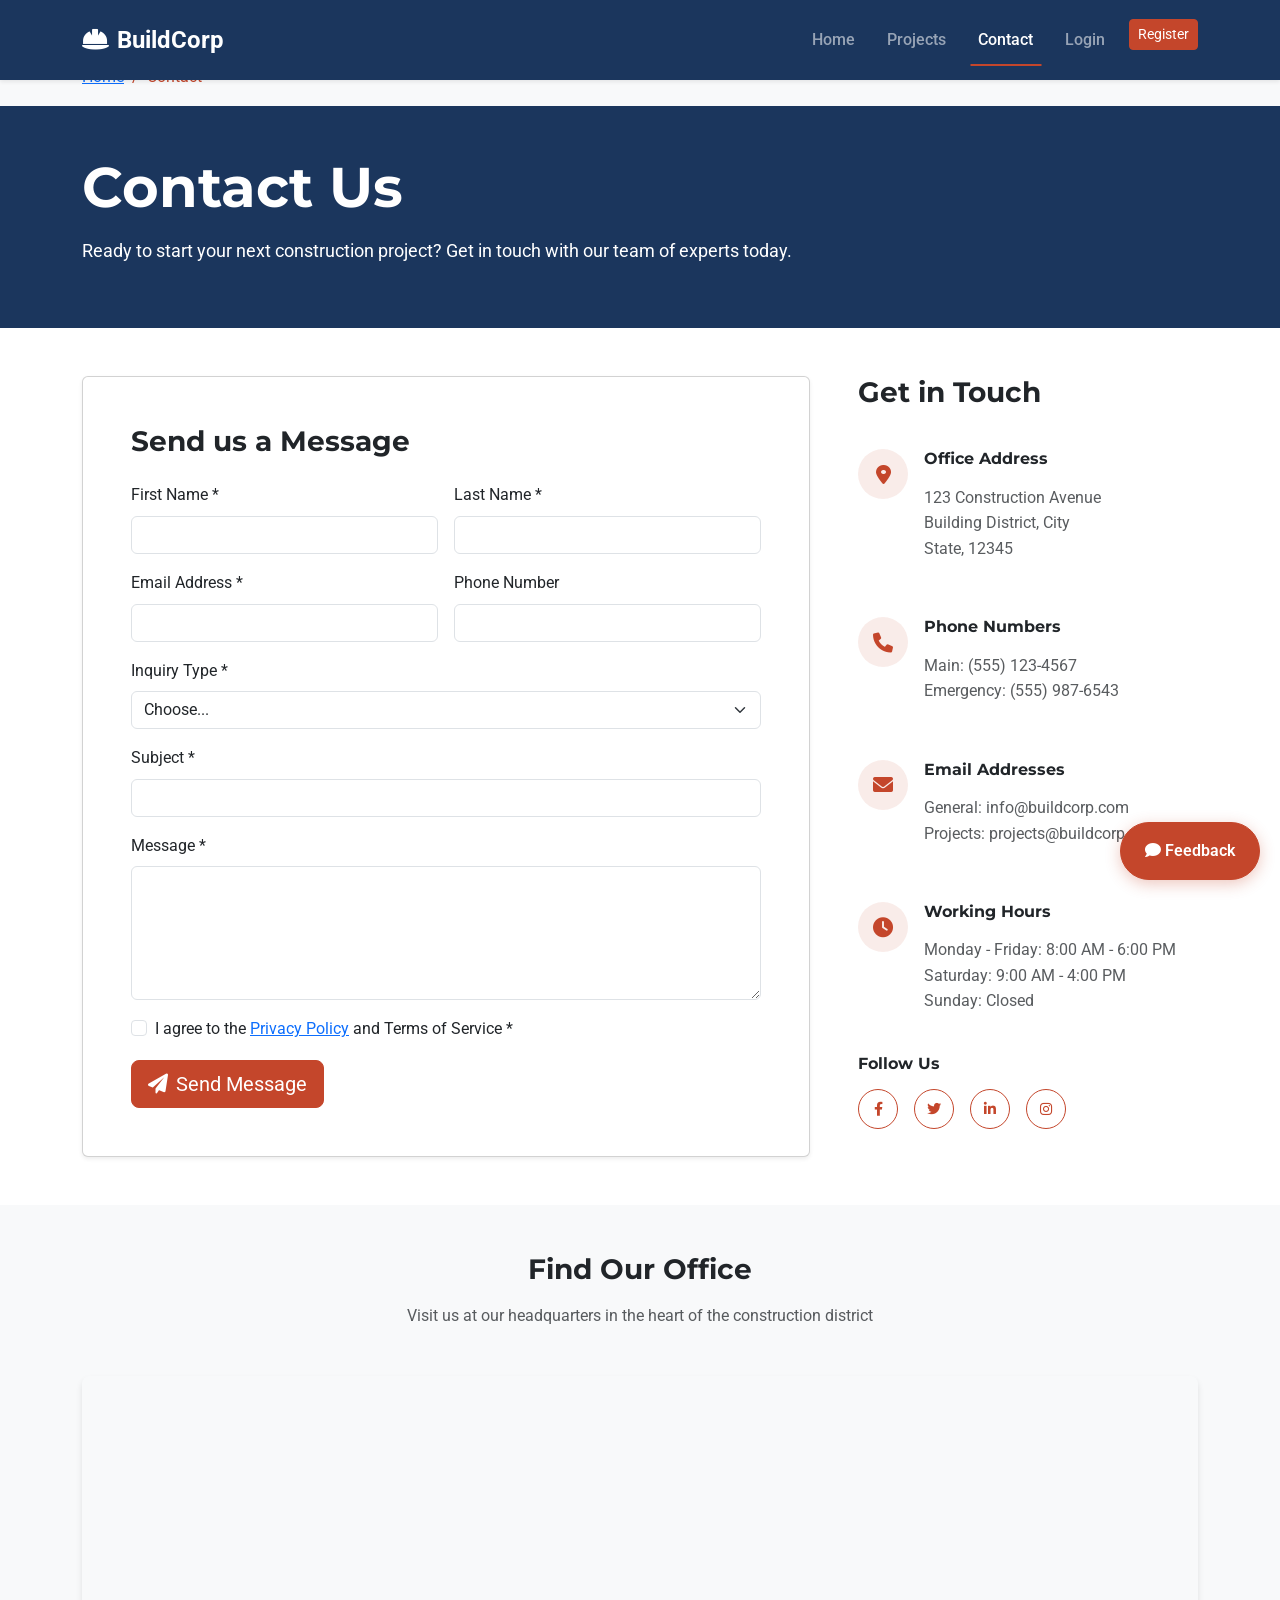
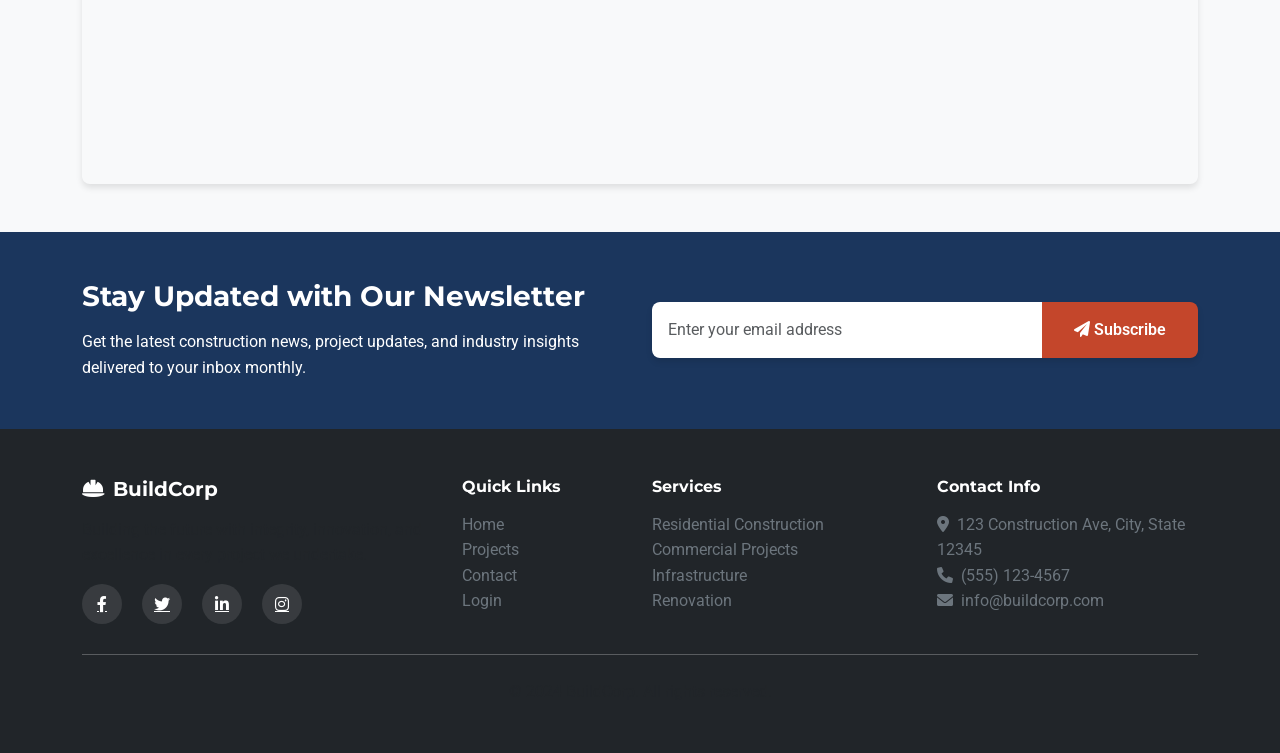
<file: contact.html>
<!DOCTYPE html>
<html lang="en">
<head>
    <meta charset="UTF-8">
    <meta name="viewport" content="width=device-width, initial-scale=1.0">
    <title>Contact Us - BuildCorp</title>
    <link href="https://cdn.jsdelivr.net/npm/bootstrap@5.3.0/dist/css/bootstrap.min.css" rel="stylesheet">
    <link href="https://cdnjs.cloudflare.com/ajax/libs/font-awesome/6.0.0/css/all.min.css" rel="stylesheet">
    <link href="https://fonts.googleapis.com/css2?family=Roboto:wght@300;400;500;700&family=Montserrat:wght@400;600;700&display=swap" rel="stylesheet">
    <link rel="stylesheet" href="style.css">
</head>
<body>
    <!-- Navigation -->
    <nav class="navbar navbar-expand-lg navbar-dark bg-navy fixed-top">
        <div class="container">
            <a class="navbar-brand fw-bold" href="index.html">
                <i class="fas fa-hard-hat me-2"></i>BuildCorp
            </a>
            <button class="navbar-toggler" type="button" data-bs-toggle="collapse" data-bs-target="#navbarNav">
                <span class="navbar-toggler-icon"></span>
            </button>
            <div class="collapse navbar-collapse" id="navbarNav">
                <ul class="navbar-nav ms-auto">
                    <li class="nav-item">
                        <a class="nav-link" href="index.html">Home</a>
                    </li>
                    <li class="nav-item">
                        <a class="nav-link" href="projects.html">Projects</a>
                    </li>
                    <li class="nav-item">
                        <a class="nav-link active" href="contact.html">Contact</a>
                    </li>
                    <li class="nav-item">
                        <a class="nav-link" href="login.html">Login</a>
                    </li>
                    <li class="nav-item">
                        <a class="btn btn-primary btn-sm ms-2" href="register.html">Register</a>
                    </li>
                </ul>
            </div>
        </div>
    </nav>

    <!-- Breadcrumb -->
    <section class="py-3 bg-light mt-5">
        <div class="container">
            <nav aria-label="breadcrumb">
                <ol class="breadcrumb mb-0">
                    <li class="breadcrumb-item"><a href="index.html">Home</a></li>
                    <li class="breadcrumb-item active" aria-current="page">Contact</li>
                </ol>
            </nav>
        </div>
    </section>

    <!-- Page Header -->
    <section class="py-5 bg-navy text-white">
        <div class="container">
            <div class="row">
                <div class="col-lg-8">
                    <h1 class="display-4 fw-bold mb-3">Contact Us</h1>
                    <p class="lead">Ready to start your next construction project? Get in touch with our team of experts today.</p>
                </div>
            </div>
        </div>
    </section>

    <!-- Contact Section -->
    <section class="py-5">
        <div class="container">
            <div class="row g-5">
                <!-- Contact Form -->
                <div class="col-lg-8">
                    <div class="card shadow-sm">
                        <div class="card-body p-5">
                            <h3 class="fw-bold mb-4">Send us a Message</h3>
                            <form id="contactForm" novalidate>
                                <div class="row g-3">
                                    <div class="col-md-6">
                                        <label for="firstName" class="form-label">First Name *</label>
                                        <input type="text" class="form-control" id="firstName" required>
                                        <div class="invalid-feedback">
                                            Please provide your first name.
                                        </div>
                                    </div>
                                    <div class="col-md-6">
                                        <label for="lastName" class="form-label">Last Name *</label>
                                        <input type="text" class="form-control" id="lastName" required>
                                        <div class="invalid-feedback">
                                            Please provide your last name.
                                        </div>
                                    </div>
                                    <div class="col-md-6">
                                        <label for="email" class="form-label">Email Address *</label>
                                        <input type="email" class="form-control" id="email" required>
                                        <div class="invalid-feedback">
                                            Please provide a valid email address.
                                        </div>
                                    </div>
                                    <div class="col-md-6">
                                        <label for="phone" class="form-label">Phone Number</label>
                                        <input type="tel" class="form-control" id="phone">
                                    </div>
                                    <div class="col-12">
                                        <label for="inquiryType" class="form-label">Inquiry Type *</label>
                                        <select class="form-select" id="inquiryType" required>
                                            <option value="">Choose...</option>
                                            <option value="project-quote">Project Quote</option>
                                            <option value="partnership">Partnership</option>
                                            <option value="careers">Careers</option>
                                            <option value="general">General Inquiry</option>
                                        </select>
                                        <div class="invalid-feedback">
                                            Please select an inquiry type.
                                        </div>
                                    </div>
                                    <div class="col-12">
                                        <label for="subject" class="form-label">Subject *</label>
                                        <input type="text" class="form-control" id="subject" required>
                                        <div class="invalid-feedback">
                                            Please provide a subject.
                                        </div>
                                    </div>
                                    <div class="col-12">
                                        <label for="message" class="form-label">Message *</label>
                                        <textarea class="form-control" id="message" rows="5" required></textarea>
                                        <div class="invalid-feedback">
                                            Please provide your message.
                                        </div>
                                    </div>
                                    <div class="col-12">
                                        <div class="form-check">
                                            <input class="form-check-input" type="checkbox" id="agreement" required>
                                            <label class="form-check-label" for="agreement">
                                                I agree to the <a href="#" data-bs-toggle="modal" data-bs-target="#privacyModal">Privacy Policy</a> and Terms of Service *
                                            </label>
                                            <div class="invalid-feedback">
                                                You must agree to the terms.
                                            </div>
                                        </div>
                                    </div>
                                    <div class="col-12">
                                        <button type="submit" class="btn btn-primary btn-lg">
                                            <i class="fas fa-paper-plane me-2"></i>Send Message
                                        </button>
                                    </div>
                                </div>
                            </form>
                        </div>
                    </div>
                </div>

                <!-- Contact Information -->
                <div class="col-lg-4">
                    <div class="contact-info">
                        <h3 class="fw-bold mb-4">Get in Touch</h3>
                        
                        <div class="contact-item mb-4">
                            <div class="d-flex align-items-start">
                                <div class="contact-icon me-3">
                                    <i class="fas fa-map-marker-alt fa-lg text-primary"></i>
                                </div>
                                <div>
                                    <h6 class="fw-bold">Office Address</h6>
                                    <p class="text-muted mb-0">123 Construction Avenue<br>Building District, City<br>State, 12345</p>
                                </div>
                            </div>
                        </div>

                        <div class="contact-item mb-4">
                            <div class="d-flex align-items-start">
                                <div class="contact-icon me-3">
                                    <i class="fas fa-phone fa-lg text-primary"></i>
                                </div>
                                <div>
                                    <h6 class="fw-bold">Phone Numbers</h6>
                                    <p class="text-muted mb-0">Main: (555) 123-4567<br>Emergency: (555) 987-6543</p>
                                </div>
                            </div>
                        </div>

                        <div class="contact-item mb-4">
                            <div class="d-flex align-items-start">
                                <div class="contact-icon me-3">
                                    <i class="fas fa-envelope fa-lg text-primary"></i>
                                </div>
                                <div>
                                    <h6 class="fw-bold">Email Addresses</h6>
                                    <p class="text-muted mb-0">General: info@buildcorp.com<br>Projects: projects@buildcorp.com</p>
                                </div>
                            </div>
                        </div>

                        <div class="contact-item mb-4">
                            <div class="d-flex align-items-start">
                                <div class="contact-icon me-3">
                                    <i class="fas fa-clock fa-lg text-primary"></i>
                                </div>
                                <div>
                                    <h6 class="fw-bold">Working Hours</h6>
                                    <p class="text-muted mb-0">Monday - Friday: 8:00 AM - 6:00 PM<br>Saturday: 9:00 AM - 4:00 PM<br>Sunday: Closed</p>
                                </div>
                            </div>
                        </div>

                        <div class="social-links mt-4">
                            <h6 class="fw-bold mb-3">Follow Us</h6>
                            <div class="d-flex gap-3">
                                <a href="#" class="btn btn-outline-primary btn-sm">
                                    <i class="fab fa-facebook-f"></i>
                                </a>
                                <a href="#" class="btn btn-outline-primary btn-sm">
                                    <i class="fab fa-twitter"></i>
                                </a>
                                <a href="#" class="btn btn-outline-primary btn-sm">
                                    <i class="fab fa-linkedin-in"></i>
                                </a>
                                <a href="#" class="btn btn-outline-primary btn-sm">
                                    <i class="fab fa-instagram"></i>
                                </a>
                            </div>
                        </div>
                    </div>
                </div>
            </div>
        </div>
    </section>

    <!-- Map Section -->
    <section class="py-5 bg-light">
        <div class="container">
            <div class="text-center mb-5">
                <h3 class="fw-bold">Find Our Office</h3>
                <p class="text-muted">Visit us at our headquarters in the heart of the construction district</p>
            </div>
            <div class="map-container">
                <div class="embed-responsive embed-responsive-16by9">
                    <iframe 
                        src="https://www.google.com/maps/embed?pb=!1m18!1m12!1m3!1d3048.4!2d-122.0842!3d37.4220!2m3!1f0!2f0!3f0!3m2!1i1024!2i768!4f13.1!3m3!1m2!1s0x0%3A0x0!2zMzfCsDI1JzE5LjIiTiAxMjLCsDA1JzAzLjEiVw!5e0!3m2!1sen!2sus!4v1234567890!5m2!1sen!2sus" 
                        width="100%" 
                        height="400" 
                        style="border:0;" 
                        allowfullscreen="" 
                        loading="lazy" 
                        referrerpolicy="no-referrer-when-downgrade">
                    </iframe>
                </div>
            </div>
        </div>
    </section>

    <!-- Newsletter Section -->
    <section class="py-5 bg-navy text-white">
        <div class="container">
            <div class="row align-items-center">
                <div class="col-lg-6">
                    <h3 class="fw-bold mb-3">Stay Updated with Our Newsletter</h3>
                    <p class="mb-0">Get the latest construction news, project updates, and industry insights delivered to your inbox monthly.</p>
                </div>
                <div class="col-lg-6">
                    <form class="newsletter-form" id="footerNewsletterForm">
                        <div class="input-group">
                            <input type="email" class="form-control" placeholder="Enter your email address" required>
                            <button class="btn btn-primary" type="submit">
                                <i class="fas fa-paper-plane me-1"></i>Subscribe
                            </button>
                        </div>
                    </form>
                </div>
            </div>
        </div>
    </section>

    <!-- Feedback Modal -->
    <div class="modal fade" id="feedbackModal" tabindex="-1" aria-labelledby="feedbackModalLabel" aria-hidden="true">
        <div class="modal-dialog">
            <div class="modal-content">
                <div class="modal-header">
                    <h5 class="modal-title" id="feedbackModalLabel">Feedback</h5>
                    <button type="button" class="btn-close" data-bs-dismiss="modal" aria-label="Close"></button>
                </div>
                <div class="modal-body">
                    <form id="feedbackForm">
                        <div class="mb-3">
                            <label for="feedbackRating" class="form-label">Rate your experience</label>
                            <div class="rating-stars">
                                <i class="fas fa-star rating-star" data-rating="1"></i>
                                <i class="fas fa-star rating-star" data-rating="2"></i>
                                <i class="fas fa-star rating-star" data-rating="3"></i>
                                <i class="fas fa-star rating-star" data-rating="4"></i>
                                <i class="fas fa-star rating-star" data-rating="5"></i>
                            </div>
                        </div>
                        <div class="mb-3">
                            <label for="feedbackMessage" class="form-label">Your feedback</label>
                            <textarea class="form-control" id="feedbackMessage" rows="4" placeholder="Tell us about your experience..."></textarea>
                        </div>
                    </form>
                </div>
                <div class="modal-footer">
                    <button type="button" class="btn btn-secondary" data-bs-dismiss="modal">Close</button>
                    <button type="button" class="btn btn-primary" id="submitFeedback">Submit Feedback</button>
                </div>
            </div>
        </div>
    </div>

    <!-- Privacy Policy Modal -->
    <div class="modal fade" id="privacyModal" tabindex="-1" aria-labelledby="privacyModalLabel" aria-hidden="true">
        <div class="modal-dialog modal-lg">
            <div class="modal-content">
                <div class="modal-header">
                    <h5 class="modal-title" id="privacyModalLabel">Privacy Policy</h5>
                    <button type="button" class="btn-close" data-bs-dismiss="modal" aria-label="Close"></button>
                </div>
                <div class="modal-body">
                    <h6>Data Collection</h6>
                    <p>We collect information you provide directly to us through forms, communications, and interactions with our services.</p>
                    
                    <h6>Use of Information</h6>
                    <p>We use your information to provide services, communicate with you, and improve our offerings.</p>
                    
                    <h6>Data Protection</h6>
                    <p>We implement appropriate security measures to protect your personal information against unauthorized access.</p>
                    
                    <h6>Contact Us</h6>
                    <p>If you have questions about this privacy policy, please contact us at privacy@buildcorp.com</p>
                </div>
                <div class="modal-footer">
                    <button type="button" class="btn btn-primary" data-bs-dismiss="modal">I Understand</button>
                </div>
            </div>
        </div>
    </div>

    <!-- Feedback Button -->
    <div class="feedback-btn-container">
        <button class="btn btn-primary feedback-btn" data-bs-toggle="modal" data-bs-target="#feedbackModal">
            <i class="fas fa-comment me-1"></i>Feedback
        </button>
    </div>

    <!-- Footer -->
    <footer class="bg-dark text-white py-5">
        <div class="container">
            <div class="row g-4">
                <div class="col-lg-4">
                    <h5 class="fw-bold mb-3">
                        <i class="fas fa-hard-hat me-2"></i>BuildCorp
                    </h5>
                    <p class="text-muted">Building the future with integrity, innovation, and excellence in every project we undertake.</p>
                    <div class="social-links">
                        <a href="#" class="text-white me-3"><i class="fab fa-facebook-f"></i></a>
                        <a href="#" class="text-white me-3"><i class="fab fa-twitter"></i></a>
                        <a href="#" class="text-white me-3"><i class="fab fa-linkedin-in"></i></a>
                        <a href="#" class="text-white"><i class="fab fa-instagram"></i></a>
                    </div>
                </div>
                <div class="col-lg-2">
                    <h6 class="fw-bold mb-3">Quick Links</h6>
                    <ul class="list-unstyled">
                        <li><a href="index.html" class="text-secondary text-decoration-none">Home</a></li>
                        <li><a href="projects.html" class="text-secondary text-decoration-none">Projects</a></li>
                        <li><a href="contact.html" class="text-secondary text-decoration-none">Contact</a></li>
                        <li><a href="login.html" class="text-secondary text-decoration-none">Login</a></li>
                    </ul>
                </div>
                <div class="col-lg-3">
                    <h6 class="fw-bold mb-3">Services</h6>
                    <ul class="list-unstyled">
                        <li><a href="#" class="text-secondary text-decoration-none">Residential Construction</a></li>
                        <li><a href="#" class="text-secondary text-decoration-none">Commercial Projects</a></li>
                        <li><a href="#" class="text-secondary text-decoration-none">Infrastructure</a></li>
                        <li><a href="#" class="text-secondary text-decoration-none">Renovation</a></li>
                    </ul>
                </div>
                <div class="col-lg-3">
                    <h6 class="fw-bold mb-3">Contact Info</h6>
                    <ul class="list-unstyled text-secondary">
                        <li><i class="fas fa-map-marker-alt me-2"></i>123 Construction Ave, City, State 12345</li>
                        <li><i class="fas fa-phone me-2"></i>(555) 123-4567</li>
                        <li><i class="fas fa-envelope me-2"></i>info@buildcorp.com</li>
                    </ul>
                </div>
            </div>
            <hr class="my-4">
            <div class="text-center">
                <p class="mb-0 text-muted">&copy; 2024 BuildCorp. All rights reserved.</p>
            </div>
        </div>
    </footer>

    <script src="https://cdn.jsdelivr.net/npm/bootstrap@5.3.0/dist/js/bootstrap.bundle.min.js"></script>
    <script src="script.js"></script>
</body>
</html>
</file>
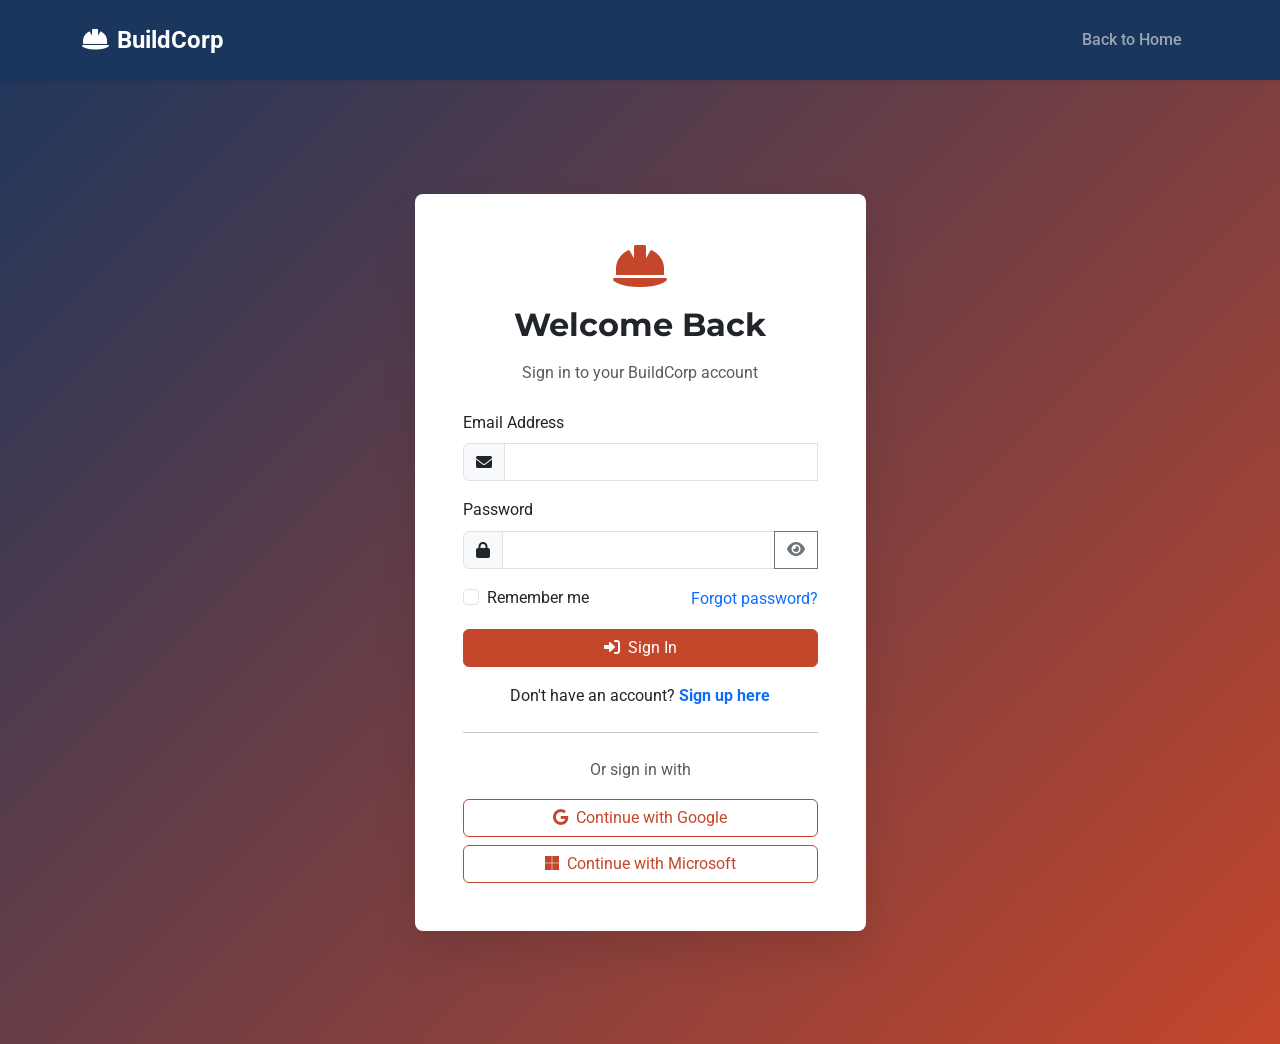
<file: login.html>
<!DOCTYPE html>
<html lang="en">
<head>
    <meta charset="UTF-8">
    <meta name="viewport" content="width=device-width, initial-scale=1.0">
    <title>Login - BuildCorp</title>
    <link href="https://cdn.jsdelivr.net/npm/bootstrap@5.3.0/dist/css/bootstrap.min.css" rel="stylesheet">
    <link href="https://cdnjs.cloudflare.com/ajax/libs/font-awesome/6.0.0/css/all.min.css" rel="stylesheet">
    <link href="https://fonts.googleapis.com/css2?family=Roboto:wght@300;400;500;700&family=Montserrat:wght@400;600;700&display=swap" rel="stylesheet">
    <link rel="stylesheet" href="style.css">
</head>
<body class="auth-page">
    <!-- Navigation -->
    <nav class="navbar navbar-expand-lg navbar-dark bg-navy">
        <div class="container">
            <a class="navbar-brand fw-bold" href="index.html">
                <i class="fas fa-hard-hat me-2"></i>BuildCorp
            </a>
            <div class="navbar-nav ms-auto">
                <a class="nav-link" href="index.html">Back to Home</a>
            </div>
        </div>
    </nav>

    <!-- Login Section -->
    <section class="auth-section">
        <div class="container">
            <div class="row justify-content-center align-items-center min-vh-100">
                <div class="col-md-6 col-lg-5">
                    <div class="auth-card">
                        <div class="text-center mb-4">
                            <i class="fas fa-hard-hat fa-3x text-primary mb-3"></i>
                            <h2 class="fw-bold">Welcome Back</h2>
                            <p class="text-muted">Sign in to your BuildCorp account</p>
                        </div>

                        <form id="loginForm" novalidate>
                            <div class="mb-3">
                                <label for="loginEmail" class="form-label">Email Address</label>
                                <div class="input-group">
                                    <span class="input-group-text">
                                        <i class="fas fa-envelope"></i>
                                    </span>
                                    <input type="email" class="form-control" id="loginEmail" required>
                                    <div class="invalid-feedback">
                                        Please provide a valid email address.
                                    </div>
                                </div>
                            </div>

                            <div class="mb-3">
                                <label for="loginPassword" class="form-label">Password</label>
                                <div class="input-group">
                                    <span class="input-group-text">
                                        <i class="fas fa-lock"></i>
                                    </span>
                                    <input type="password" class="form-control" id="loginPassword" required>
                                    <button class="btn btn-outline-secondary" type="button" id="togglePassword">
                                        <i class="fas fa-eye"></i>
                                    </button>
                                    <div class="invalid-feedback">
                                        Please provide your password.
                                    </div>
                                </div>
                            </div>

                            <div class="mb-3 d-flex justify-content-between align-items-center">
                                <div class="form-check">
                                    <input class="form-check-input" type="checkbox" id="rememberMe">
                                    <label class="form-check-label" for="rememberMe">
                                        Remember me
                                    </label>
                                </div>
                                <a href="#" class="text-decoration-none" data-bs-toggle="modal" data-bs-target="#forgotPasswordModal">
                                    Forgot password?
                                </a>
                            </div>

                            <button type="submit" class="btn btn-primary w-100 mb-3">
                                <i class="fas fa-sign-in-alt me-2"></i>Sign In
                            </button>

                            <div class="text-center">
                                <p class="mb-0">Don't have an account? 
                                    <a href="register.html" class="text-decoration-none fw-bold">Sign up here</a>
                                </p>
                            </div>
                        </form>

                        <hr class="my-4">

                        <div class="text-center">
                            <p class="text-muted mb-3">Or sign in with</p>
                            <div class="d-grid gap-2">
                                <button class="btn btn-outline-primary" type="button">
                                    <i class="fab fa-google me-2"></i>Continue with Google
                                </button>
                                <button class="btn btn-outline-primary" type="button">
                                    <i class="fab fa-microsoft me-2"></i>Continue with Microsoft
                                </button>
                            </div>
                        </div>
                    </div>
                </div>
            </div>
        </div>
    </section>

    <!-- Forgot Password Modal -->
    <div class="modal fade" id="forgotPasswordModal" tabindex="-1" aria-labelledby="forgotPasswordModalLabel" aria-hidden="true">
        <div class="modal-dialog">
            <div class="modal-content">
                <div class="modal-header">
                    <h5 class="modal-title" id="forgotPasswordModalLabel">Reset Password</h5>
                    <button type="button" class="btn-close" data-bs-dismiss="modal" aria-label="Close"></button>
                </div>
                <div class="modal-body">
                    <form id="forgotPasswordForm">
                        <div class="mb-3">
                            <label for="resetEmail" class="form-label">Email Address</label>
                            <input type="email" class="form-control" id="resetEmail" required>
                            <div class="form-text">We'll send you a link to reset your password.</div>
                        </div>
                    </form>
                </div>
                <div class="modal-footer">
                    <button type="button" class="btn btn-secondary" data-bs-dismiss="modal">Cancel</button>
                    <button type="button" class="btn btn-primary" id="sendResetLink">Send Reset Link</button>
                </div>
            </div>
        </div>
    </div>

    <!-- Success Toast -->
    <div class="toast-container position-fixed bottom-0 end-0 p-3">
        <div id="loginToast" class="toast" role="alert" aria-live="assertive" aria-atomic="true">
            <div class="toast-header">
                <i class="fas fa-check-circle text-success me-2"></i>
                <strong class="me-auto">Success</strong>
                <button type="button" class="btn-close" data-bs-dismiss="toast" aria-label="Close"></button>
            </div>
            <div class="toast-body">
                Login successful! Redirecting to dashboard...
            </div>
        </div>
    </div>

    <script src="https://cdn.jsdelivr.net/npm/bootstrap@5.3.0/dist/js/bootstrap.bundle.min.js"></script>
    <script src="script.js"></script>
</body>
</html>
</file>
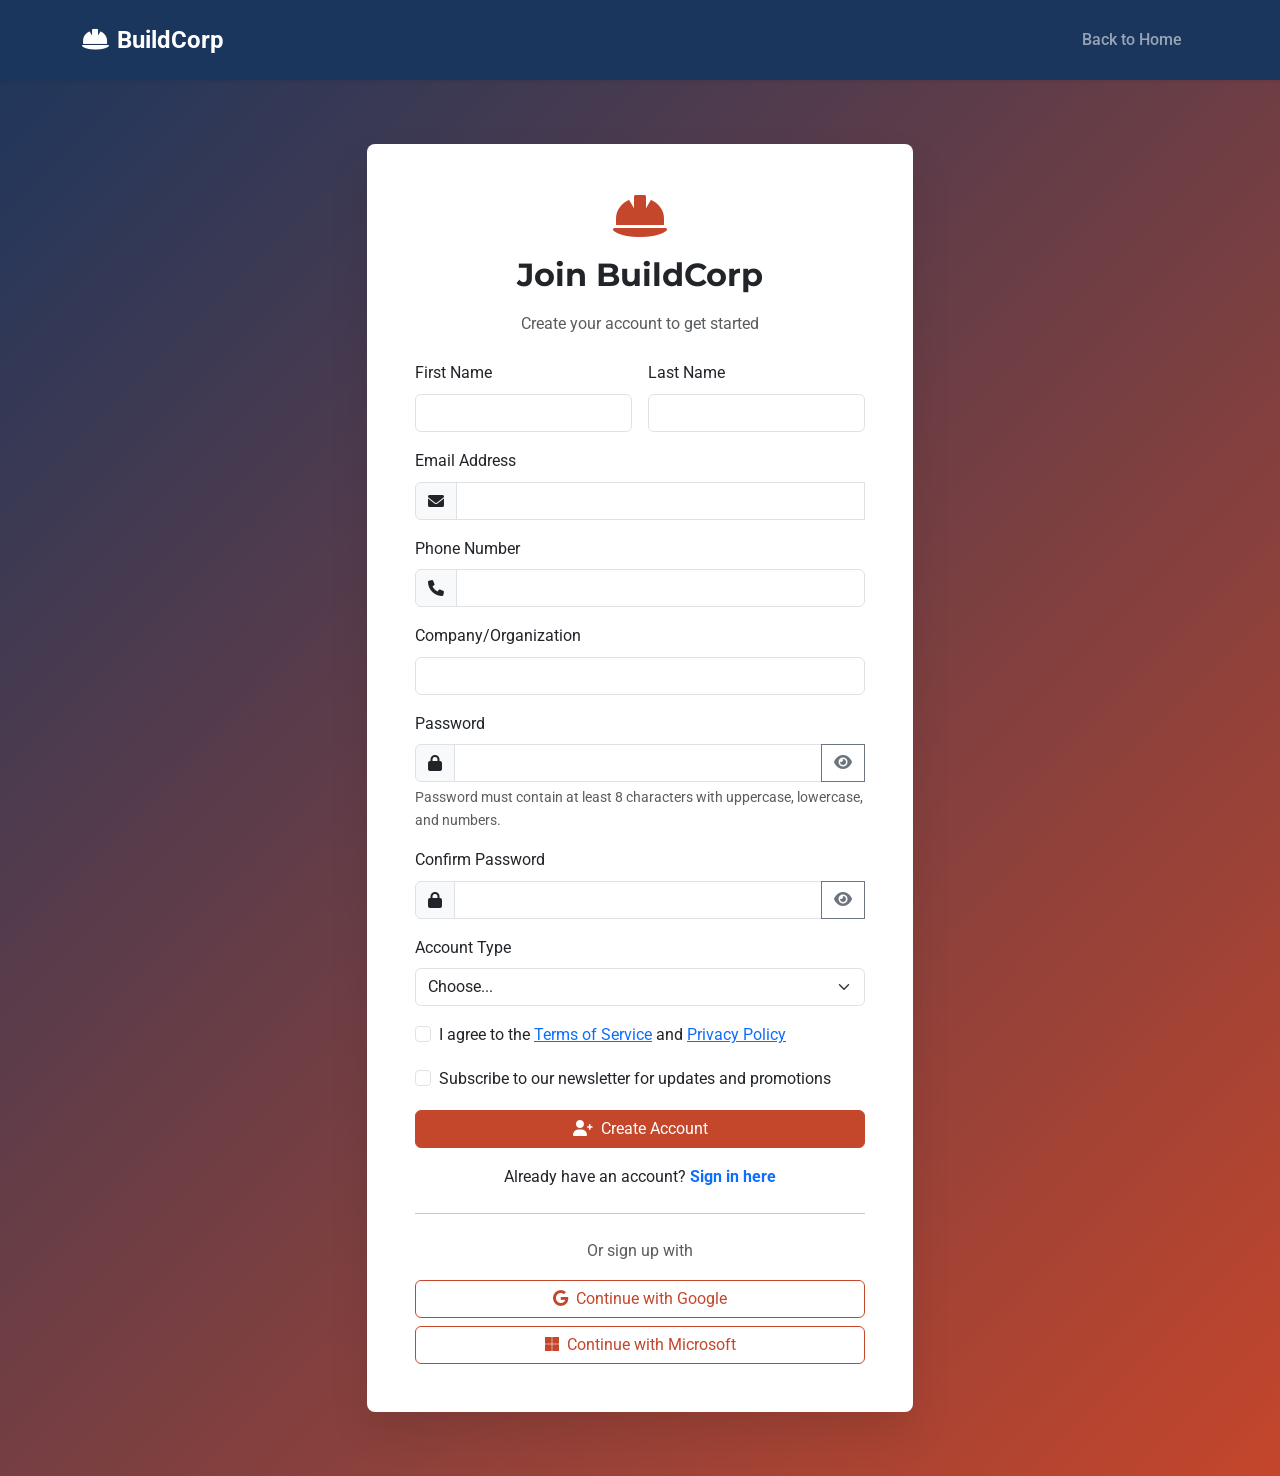
<file: register.html>
<!DOCTYPE html>
<html lang="en">
<head>
    <meta charset="UTF-8">
    <meta name="viewport" content="width=device-width, initial-scale=1.0">
    <title>Register - BuildCorp</title>
    <link href="https://cdn.jsdelivr.net/npm/bootstrap@5.3.0/dist/css/bootstrap.min.css" rel="stylesheet">
    <link href="https://cdnjs.cloudflare.com/ajax/libs/font-awesome/6.0.0/css/all.min.css" rel="stylesheet">
    <link href="https://fonts.googleapis.com/css2?family=Roboto:wght@300;400;500;700&family=Montserrat:wght@400;600;700&display=swap" rel="stylesheet">
    <link rel="stylesheet" href="style.css">
</head>
<body class="auth-page">
    <!-- Navigation -->
    <nav class="navbar navbar-expand-lg navbar-dark bg-navy">
        <div class="container">
            <a class="navbar-brand fw-bold" href="index.html">
                <i class="fas fa-hard-hat me-2"></i>BuildCorp
            </a>
            <div class="navbar-nav ms-auto">
                <a class="nav-link" href="index.html">Back to Home</a>
            </div>
        </div>
    </nav>

    <!-- Register Section -->
    <section class="auth-section">
        <div class="container">
            <div class="row justify-content-center align-items-center min-vh-100">
                <div class="col-md-8 col-lg-6">
                    <div class="auth-card">
                        <div class="text-center mb-4">
                            <i class="fas fa-hard-hat fa-3x text-primary mb-3"></i>
                            <h2 class="fw-bold">Join BuildCorp</h2>
                            <p class="text-muted">Create your account to get started</p>
                        </div>

                        <form id="registerForm" novalidate>
                            <div class="row g-3">
                                <div class="col-md-6">
                                    <label for="firstName" class="form-label">First Name</label>
                                    <input type="text" class="form-control" id="firstName" required>
                                    <div class="invalid-feedback">
                                        Please provide your first name.
                                    </div>
                                </div>
                                <div class="col-md-6">
                                    <label for="lastName" class="form-label">Last Name</label>
                                    <input type="text" class="form-control" id="lastName" required>
                                    <div class="invalid-feedback">
                                        Please provide your last name.
                                    </div>
                                </div>
                                <div class="col-12">
                                    <label for="registerEmail" class="form-label">Email Address</label>
                                    <div class="input-group">
                                        <span class="input-group-text">
                                            <i class="fas fa-envelope"></i>
                                        </span>
                                        <input type="email" class="form-control" id="registerEmail" required>
                                        <div class="invalid-feedback">
                                            Please provide a valid email address.
                                        </div>
                                    </div>
                                </div>
                                <div class="col-12">
                                    <label for="phone" class="form-label">Phone Number</label>
                                    <div class="input-group">
                                        <span class="input-group-text">
                                            <i class="fas fa-phone"></i>
                                        </span>
                                        <input type="tel" class="form-control" id="phone">
                                    </div>
                                </div>
                                <div class="col-12">
                                    <label for="company" class="form-label">Company/Organization</label>
                                    <input type="text" class="form-control" id="company">
                                </div>
                                <div class="col-12">
                                    <label for="registerPassword" class="form-label">Password</label>
                                    <div class="input-group">
                                        <span class="input-group-text">
                                            <i class="fas fa-lock"></i>
                                        </span>
                                        <input type="password" class="form-control" id="registerPassword" required>
                                        <button class="btn btn-outline-secondary" type="button" id="toggleRegisterPassword">
                                            <i class="fas fa-eye"></i>
                                        </button>
                                        <div class="invalid-feedback">
                                            Password must be at least 8 characters long.
                                        </div>
                                    </div>
                                    <div class="form-text">
                                        Password must contain at least 8 characters with uppercase, lowercase, and numbers.
                                    </div>
                                </div>
                                <div class="col-12">
                                    <label for="confirmPassword" class="form-label">Confirm Password</label>
                                    <div class="input-group">
                                        <span class="input-group-text">
                                            <i class="fas fa-lock"></i>
                                        </span>
                                        <input type="password" class="form-control" id="confirmPassword" required>
                                        <button class="btn btn-outline-secondary" type="button" id="toggleConfirmPassword">
                                            <i class="fas fa-eye"></i>
                                        </button>
                                        <div class="invalid-feedback">
                                            Passwords do not match.
                                        </div>
                                    </div>
                                </div>
                                <div class="col-12">
                                    <label for="accountType" class="form-label">Account Type</label>
                                    <select class="form-select" id="accountType" required>
                                        <option value="">Choose...</option>
                                        <option value="client">Client</option>
                                        <option value="contractor">Contractor</option>
                                        <option value="partner">Business Partner</option>
                                        <option value="investor">Investor</option>
                                    </select>
                                    <div class="invalid-feedback">
                                        Please select an account type.
                                    </div>
                                </div>
                                <div class="col-12">
                                    <div class="form-check">
                                        <input class="form-check-input" type="checkbox" id="agreeTerms" required>
                                        <label class="form-check-label" for="agreeTerms">
                                            I agree to the <a href="#" data-bs-toggle="modal" data-bs-target="#termsModal">Terms of Service</a> 
                                            and <a href="#" data-bs-toggle="modal" data-bs-target="#privacyModal">Privacy Policy</a>
                                        </label>
                                        <div class="invalid-feedback">
                                            You must agree to the terms and conditions.
                                        </div>
                                    </div>
                                </div>
                                <div class="col-12">
                                    <div class="form-check">
                                        <input class="form-check-input" type="checkbox" id="newsletter">
                                        <label class="form-check-label" for="newsletter">
                                            Subscribe to our newsletter for updates and promotions
                                        </label>
                                    </div>
                                </div>
                                <div class="col-12">
                                    <button type="submit" class="btn btn-primary w-100 mb-3">
                                        <i class="fas fa-user-plus me-2"></i>Create Account
                                    </button>
                                </div>
                            </div>
                        </form>

                        <div class="text-center">
                            <p class="mb-0">Already have an account? 
                                <a href="login.html" class="text-decoration-none fw-bold">Sign in here</a>
                            </p>
                        </div>

                        <hr class="my-4">

                        <div class="text-center">
                            <p class="text-muted mb-3">Or sign up with</p>
                            <div class="d-grid gap-2">
                                <button class="btn btn-outline-primary" type="button">
                                    <i class="fab fa-google me-2"></i>Continue with Google
                                </button>
                                <button class="btn btn-outline-primary" type="button">
                                    <i class="fab fa-microsoft me-2"></i>Continue with Microsoft
                                </button>
                            </div>
                        </div>
                    </div>
                </div>
            </div>
        </div>
    </section>

    <!-- Terms of Service Modal -->
    <div class="modal fade" id="termsModal" tabindex="-1" aria-labelledby="termsModalLabel" aria-hidden="true">
        <div class="modal-dialog modal-lg">
            <div class="modal-content">
                <div class="modal-header">
                    <h5 class="modal-title" id="termsModalLabel">Terms of Service</h5>
                    <button type="button" class="btn-close" data-bs-dismiss="modal" aria-label="Close"></button>
                </div>
                <div class="modal-body">
                    <h6>Acceptance of Terms</h6>
                    <p>By accessing and using BuildCorp services, you accept and agree to be bound by the terms and provision of this agreement.</p>
                    
                    <h6>Use License</h6>
                    <p>Permission is granted to temporarily use BuildCorp services for personal, non-commercial transitory viewing only.</p>
                    
                    <h6>Disclaimer</h6>
                    <p>The materials on BuildCorp's website are provided on an 'as is' basis. BuildCorp makes no warranties, expressed or implied.</p>
                    
                    <h6>Limitations</h6>
                    <p>In no event shall BuildCorp or its suppliers be liable for any damages arising out of the use or inability to use the materials on BuildCorp's website.</p>
                </div>
                <div class="modal-footer">
                    <button type="button" class="btn btn-primary" data-bs-dismiss="modal">I Agree</button>
                </div>
            </div>
        </div>
    </div>

    <!-- Privacy Policy Modal -->
    <div class="modal fade" id="privacyModal" tabindex="-1" aria-labelledby="privacyModalLabel" aria-hidden="true">
        <div class="modal-dialog modal-lg">
            <div class="modal-content">
                <div class="modal-header">
                    <h5 class="modal-title" id="privacyModalLabel">Privacy Policy</h5>
                    <button type="button" class="btn-close" data-bs-dismiss="modal" aria-label="Close"></button>
                </div>
                <div class="modal-body">
                    <h6>Information Collection</h6>
                    <p>We collect information you provide directly to us through registration, communications, and service interactions.</p>
                    
                    <h6>Information Use</h6>
                    <p>We use your information to provide services, communicate with you, and improve our offerings.</p>
                    
                    <h6>Information Sharing</h6>
                    <p>We do not sell, trade, or rent your personal identification information to others.</p>
                    
                    <h6>Data Security</h6>
                    <p>We implement appropriate security measures to protect your personal information against unauthorized access.</p>
                </div>
                <div class="modal-footer">
                    <button type="button" class="btn btn-primary" data-bs-dismiss="modal">I Understand</button>
                </div>
            </div>
        </div>
    </div>

    <!-- Success Toast -->
    <div class="toast-container position-fixed bottom-0 end-0 p-3">
        <div id="registerToast" class="toast" role="alert" aria-live="assertive" aria-atomic="true">
            <div class="toast-header">
                <i class="fas fa-check-circle text-success me-2"></i>
                <strong class="me-auto">Success</strong>
                <button type="button" class="btn-close" data-bs-dismiss="toast" aria-label="Close"></button>
            </div>
            <div class="toast-body">
                Account created successfully! Please check your email to verify your account.
            </div>
        </div>
    </div>

    <script src="https://cdn.jsdelivr.net/npm/bootstrap@5.3.0/dist/js/bootstrap.bundle.min.js"></script>
    <script src="script.js"></script>
</body>
</html>
</file>
<file: style.css>
/* Root Variables */
:root {
    --primary-color: #C4462B;    /* Brick Red */
    --secondary-color: #6C757D;  /* Steel Gray */
    --navy-color: #1B365D;       /* Navy Blue */
    --success-color: #28A745;
    --warning-color: #FFC107;
    --danger-color: #DC3545;
    --light-color: #F8F9FA;
    --dark-color: #212529;
    --white: #FFFFFF;
    
    --font-primary: 'Roboto', sans-serif;
    --font-secondary: 'Montserrat', sans-serif;
    
    --border-radius: 8px;
    --box-shadow: 0 4px 6px rgba(0, 0, 0, 0.1);
    --transition: all 0.3s ease;
}

/* Global Styles */
* {
    margin: 0;
    padding: 0;
    box-sizing: border-box;
}

body {
    font-family: var(--font-primary);
    line-height: 1.6;
    color: var(--dark-color);
    overflow-x: hidden;
}

/* Typography */
h1, h2, h3, h4, h5, h6 {
    font-family: var(--font-secondary);
    font-weight: 600;
    line-height: 1.2;
    margin-bottom: 1rem;
}

.display-3 {
    font-weight: 700;
}

.lead {
    font-size: 1.125rem;
    font-weight: 400;
    line-height: 1.5;
}

/* Utility Classes */
.bg-navy {
    background-color: var(--navy-color) !important;
}

.text-primary {
    color: var(--primary-color) !important;
}

.btn-primary {
    background-color: var(--primary-color);
    border-color: var(--primary-color);
}

.btn-primary:hover,
.btn-primary:focus {
    background-color: #a33722;
    border-color: #a33722;
    transform: translateY(-2px);
}

.btn-outline-primary {
    color: var(--primary-color);
    border-color: var(--primary-color);
}

.btn-outline-primary:hover {
    background-color: var(--primary-color);
    border-color: var(--primary-color);
}

/* Smooth Scrolling */
html {
    scroll-behavior: smooth;
}

/* Navigation */
.navbar {
    padding: 1rem 0;
    transition: var(--transition);
    box-shadow: 0 2px 4px rgba(0, 0, 0, 0.08);
}

.navbar-brand {
    font-size: 1.5rem;
    font-weight: 700;
}

.navbar-nav .nav-link {
    font-weight: 500;
    margin: 0 0.5rem;
    transition: var(--transition);
    position: relative;
}

.navbar-nav .nav-link::after {
    content: '';
    position: absolute;
    width: 0;
    height: 2px;
    bottom: -5px;
    left: 50%;
    background-color: var(--primary-color);
    transition: var(--transition);
    transform: translateX(-50%);
}

.navbar-nav .nav-link:hover::after,
.navbar-nav .nav-link.active::after {
    width: 100%;
}

/* Hero Section */
.hero-section {
    position: relative;
    min-height: 100vh;
    background: linear-gradient(135deg, rgba(27, 54, 93, 0.8), rgba(196, 70, 43, 0.8)),
                url('https://images.pexels.com/photos/162539/architecture-building-Amsterdam-bridge-162539.jpeg?auto=compress&cs=tinysrgb&w=1920') center/cover no-repeat;
    display: flex;
    align-items: center;
    color: white;
}

.hero-overlay {
    position: absolute;
    top: 0;
    left: 0;
    right: 0;
    bottom: 0;
    background: rgba(0, 0, 0, 0.3);
    display: flex;
    align-items: center;
}

.animate-fade-in {
    animation: fadeInUp 1s ease-out;
}

@keyframes fadeInUp {
    from {
        opacity: 0;
        transform: translateY(30px);
    }
    to {
        opacity: 1;
        transform: translateY(0);
    }
}

.hero-buttons .btn {
    margin: 0.5rem;
    padding: 1rem 2rem;
    font-weight: 600;
    text-transform: uppercase;
    letter-spacing: 0.5px;
    transition: var(--transition);
}

.hero-buttons .btn:hover {
    transform: translateY(-3px);
    box-shadow: 0 8px 20px rgba(0, 0, 0, 0.2);
}

/* Stats Section */
.stat-item {
    padding: 2rem 1rem;
}

.stat-item h3 {
    font-size: 3rem;
    font-weight: 700;
    margin-bottom: 0.5rem;
}

/* Service Cards */
.service-card {
    background: white;
    border-radius: var(--border-radius);
    box-shadow: var(--box-shadow);
    transition: var(--transition);
    border: none;
}

.service-card:hover {
    transform: translateY(-10px);
    box-shadow: 0 15px 30px rgba(0, 0, 0, 0.15);
}

.service-icon {
    padding: 1rem;
    background: rgba(196, 70, 43, 0.1);
    border-radius: 50%;
    display: inline-block;
    margin-bottom: 1rem;
}

/* Project Cards */
.project-card {
    background: white;
    border-radius: var(--border-radius);
    box-shadow: var(--box-shadow);
    transition: var(--transition);
    border: none;
    overflow: hidden;
    height: 100%;
}

.project-card:hover {
    transform: translateY(-5px);
    box-shadow: 0 12px 25px rgba(0, 0, 0, 0.15);
}

.project-card .card-img-top {
    height: 250px;
    object-fit: cover;
    transition: var(--transition);
}

.project-card:hover .card-img-top {
    transform: scale(1.05);
}

.project-status .badge {
    font-size: 0.75rem;
    padding: 0.5rem 1rem;
}

/* Feature Items */
.feature-item {
    padding: 2rem 1rem;
    transition: var(--transition);
}

.feature-item:hover {
    transform: translateY(-5px);
}

.feature-icon {
    background: rgba(196, 70, 43, 0.1);
    width: 80px;
    height: 80px;
    border-radius: 50%;
    display: flex;
    align-items: center;
    justify-content: center;
    margin: 0 auto;
}

/* Testimonial Cards */
.testimonial-card {
    background: white;
    border-radius: var(--border-radius);
    box-shadow: var(--box-shadow);
    transition: var(--transition);
    border-left: 4px solid var(--primary-color);
}

.testimonial-card:hover {
    transform: translateY(-5px);
    box-shadow: 0 12px 25px rgba(0, 0, 0, 0.15);
}

.stars .fa-star {
    color: #ffc107;
    margin-right: 0.25rem;
}

/* Newsletter Form */
.newsletter-form .input-group {
    box-shadow: var(--box-shadow);
    border-radius: var(--border-radius);
    overflow: hidden;
}

.newsletter-form .form-control {
    border: none;
    padding: 1rem;
}

.newsletter-form .btn {
    border: none;
    padding: 1rem 2rem;
    font-weight: 600;
}

/* Footer */
footer {
    margin-top: auto;
}

.social-links a {
    display: inline-flex;
    align-items: center;
    justify-content: center;
    width: 40px;
    height: 40px;
    border-radius: 50%;
    background: rgba(255, 255, 255, 0.1);
    transition: var(--transition);
}

.social-links a:hover {
    background: var(--primary-color);
    transform: translateY(-3px);
}

/* Project Filters */
.btn-group .btn {
    margin: 0 0.25rem;
    border-radius: var(--border-radius) !important;
}

.btn-outline-primary.active {
    background-color: var(--primary-color);
    border-color: var(--primary-color);
    color: white;
}

/* Project Grid Animation */
.project-item {
    transition: var(--transition);
}

.project-item.fade-out {
    opacity: 0;
    transform: scale(0.8);
}

.project-item.fade-in {
    opacity: 1;
    transform: scale(1);
}

/* Breadcrumb */
.breadcrumb {
    background: transparent;
    padding: 0;
}

.breadcrumb-item + .breadcrumb-item::before {
    color: var(--primary-color);
}

.breadcrumb-item.active {
    color: var(--primary-color);
}

/* Contact Forms */
.contact-item {
    padding: 1rem 0;
}

.contact-icon {
    width: 50px;
    height: 50px;
    background: rgba(196, 70, 43, 0.1);
    border-radius: 50%;
    display: flex;
    align-items: center;
    justify-content: center;
}

/* Map Container */
.map-container {
    border-radius: var(--border-radius);
    overflow: hidden;
    box-shadow: var(--box-shadow);
}

/* Form Validation */
.form-control.is-invalid {
    border-color: var(--danger-color);
}

.form-control.is-valid {
    border-color: var(--success-color);
}

.invalid-feedback {
    color: var(--danger-color);
    font-size: 0.875rem;
    margin-top: 0.25rem;
}

/* Auth Pages */
.auth-page {
    background: linear-gradient(135deg, var(--navy-color), var(--primary-color));
    min-height: 100vh;
}

.auth-section {
    padding: 2rem 0;
}

.auth-card {
    background: white;
    border-radius: var(--border-radius);
    box-shadow: 0 20px 40px rgba(0, 0, 0, 0.1);
    padding: 3rem;
    margin: 2rem 0;
}

.input-group-text {
    background: var(--light-color);
    border-color: #dee2e6;
}

/* Password Toggle */
.password-toggle {
    cursor: pointer;
    background: transparent;
    border: none;
    color: var(--secondary-color);
}

/* Feedback Button */
.feedback-btn-container {
    position: fixed;
    right: 20px;
    bottom: 20px;
    z-index: 1000;
}

.feedback-btn {
    border-radius: 50px;
    padding: 1rem 1.5rem;
    box-shadow: 0 4px 15px rgba(196, 70, 43, 0.3);
    font-weight: 600;
}

.feedback-btn:hover {
    transform: translateY(-3px);
    box-shadow: 0 6px 20px rgba(196, 70, 43, 0.4);
}

/* Rating Stars */
.rating-stars {
    display: flex;
    gap: 0.5rem;
    margin: 1rem 0;
}

.rating-star {
    font-size: 1.5rem;
    color: #ddd;
    cursor: pointer;
    transition: var(--transition);
}

.rating-star:hover,
.rating-star.active {
    color: #ffc107;
}

/* Responsive Design */
@media (max-width: 768px) {
    .hero-section {
        min-height: 70vh;
        text-align: center;
    }
    
    .display-3 {
        font-size: 2.5rem;
    }
    
    .hero-buttons .btn {
        display: block;
        width: 100%;
        margin: 0.5rem 0;
    }
    
    .stat-item h3 {
        font-size: 2rem;
    }
    
    .auth-card {
        padding: 2rem;
        margin: 1rem;
    }
    
    .feedback-btn-container {
        right: 15px;
        bottom: 15px;
    }
    
    .feedback-btn {
        padding: 0.75rem 1rem;
        font-size: 0.875rem;
    }
}

@media (max-width: 576px) {
    .container {
        padding: 0 15px;
    }
    
    .hero-section .container {
        padding: 0 20px;
    }
    
    .display-3 {
        font-size: 2rem;
    }
    
    .project-card .card-img-top {
        height: 200px;
    }
    
    .testimonial-card {
        margin-bottom: 1rem;
    }
}

/* Loading Animation */
.loading {
    display: inline-block;
    width: 20px;
    height: 20px;
    border: 3px solid rgba(255, 255, 255, 0.3);
    border-radius: 50%;
    border-top-color: white;
    animation: spin 1s ease-in-out infinite;
}

@keyframes spin {
    to { transform: rotate(360deg); }
}

/* Custom Scrollbar */
::-webkit-scrollbar {
    width: 8px;
}

::-webkit-scrollbar-track {
    background: var(--light-color);
}

::-webkit-scrollbar-thumb {
    background: var(--primary-color);
    border-radius: 4px;
}

::-webkit-scrollbar-thumb:hover {
    background: #a33722;
}

/* Print Styles */
@media print {
    .navbar,
    .feedback-btn-container,
    .btn,
    .modal {
        display: none !important;
    }
    
    .hero-section {
        min-height: auto;
        padding: 2rem 0;
    }
    
    .project-card,
    .service-card,
    .testimonial-card {
        box-shadow: none;
        border: 1px solid #dee2e6;
    }
}
</file>
